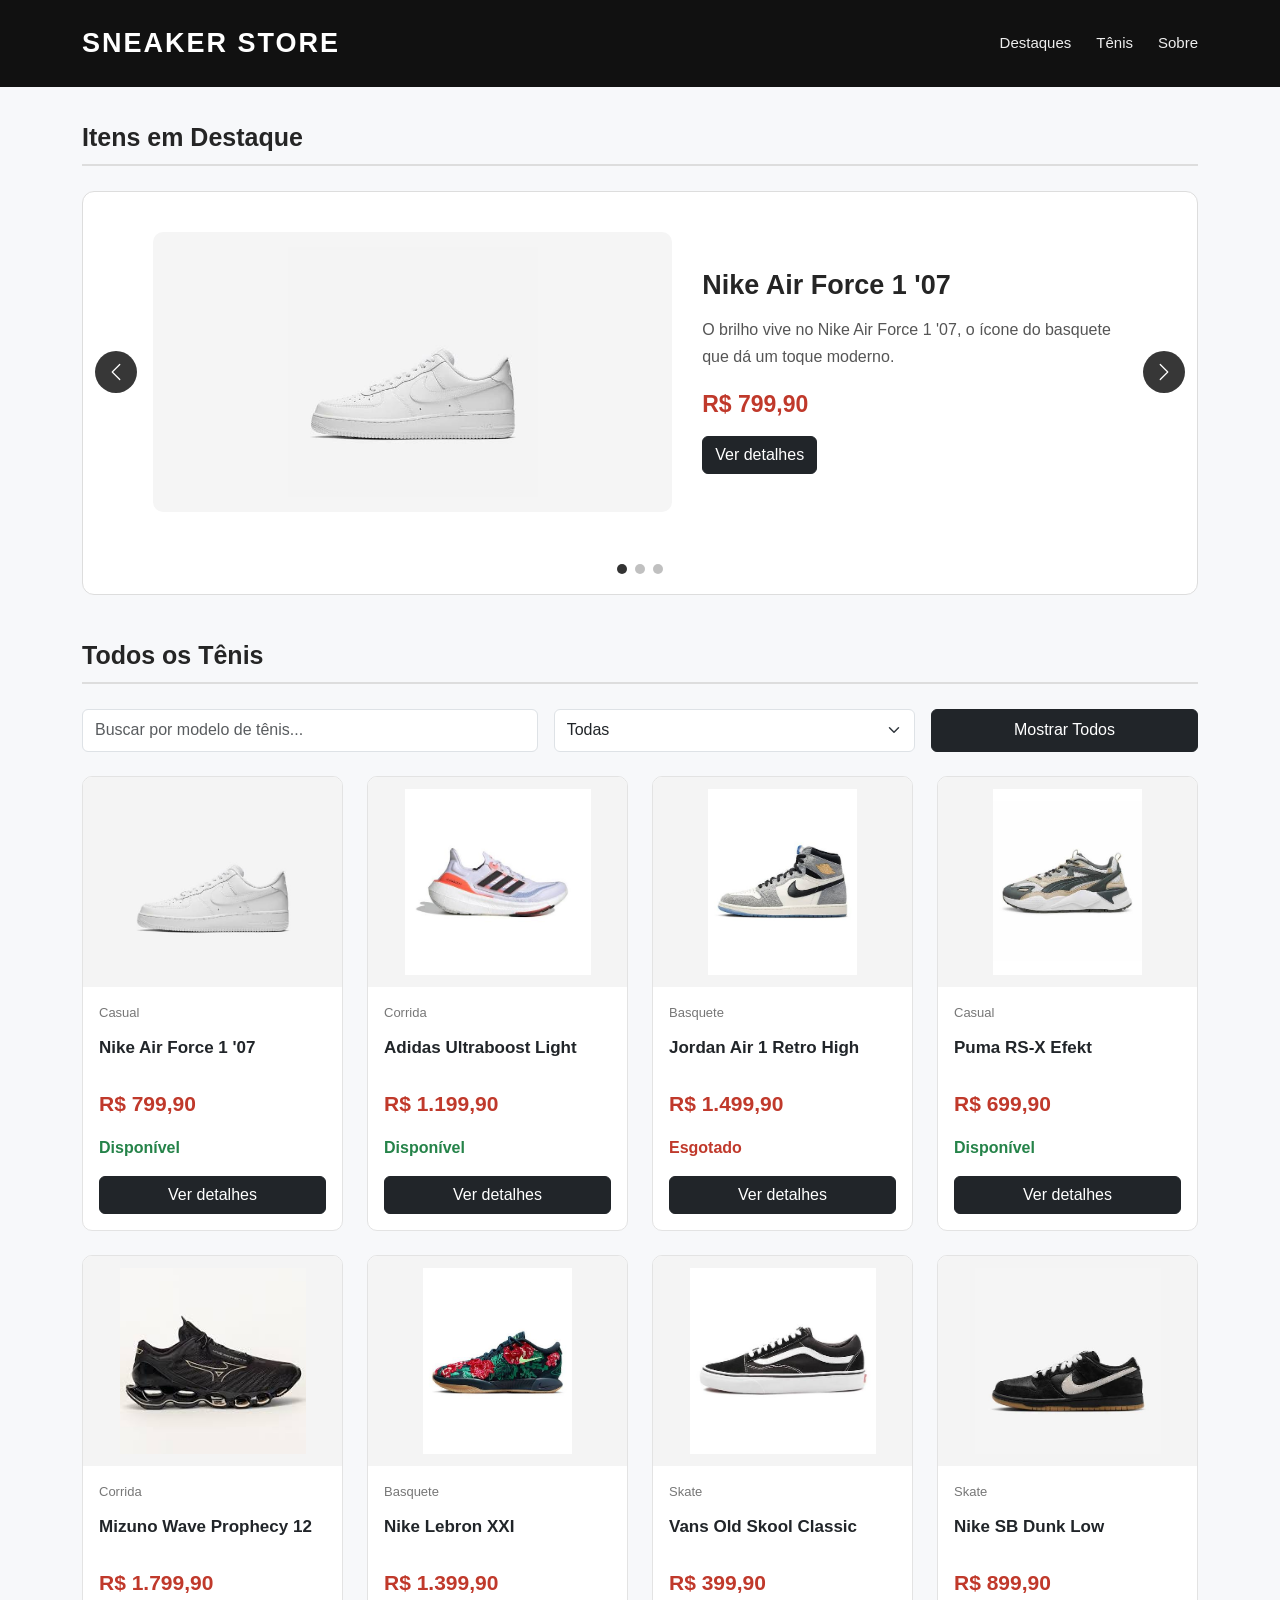
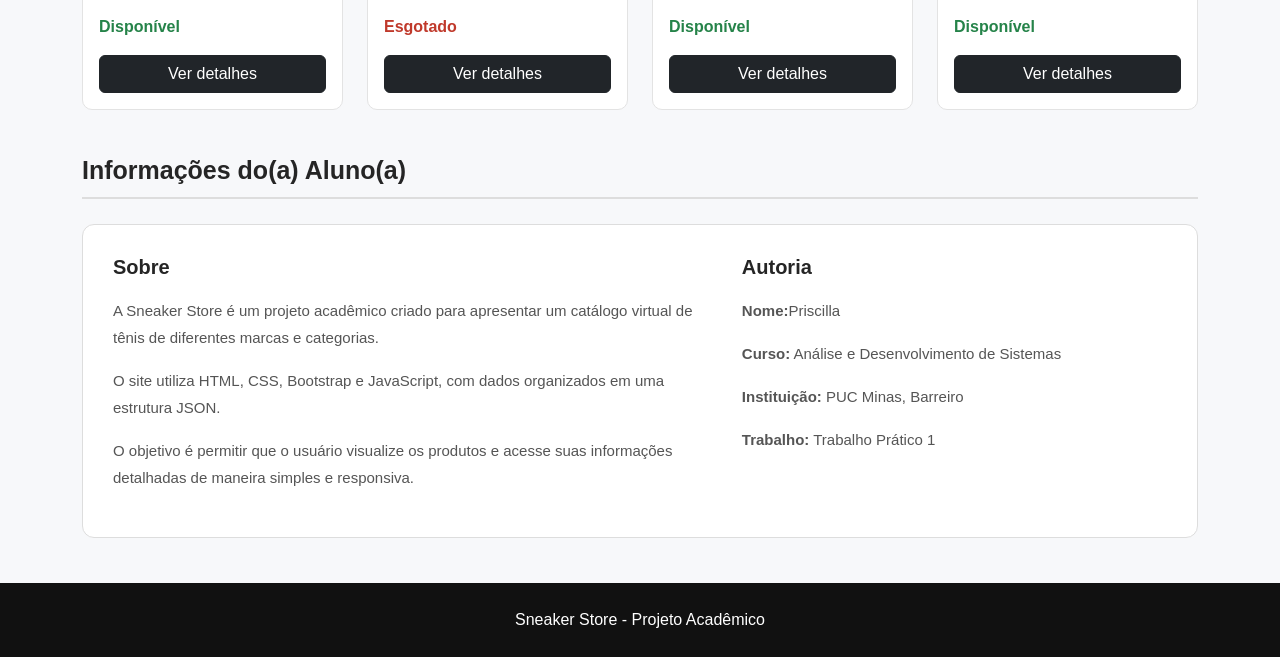
<file: index.html>
<!DOCTYPE html>
<html lang="pt-BR">

<head>
  <meta charset="UTF-8">
  <meta name="viewport"
        content="width=device-width, initial-scale=1.0">

  <title>Sneaker Store - Loja de Tênis</title>


  <link
    href="https://cdn.jsdelivr.net/npm/bootstrap@5.3.3/dist/css/bootstrap.min.css"
    rel="stylesheet">

 
  <link rel="stylesheet" href="style.css">
</head>

<body>

  
  <header class="topbar">
    <div class="container header-content">

      <a href="index.html" class="brand">
        SNEAKER STORE
      </a>

      <nav class="site-nav">
        <a href="#destaques">Destaques</a>
        <a href="#produtos">Tênis</a>
        <a href="#sobre">Sobre</a>
      </nav>

    </div>
  </header>

  <main class="container">

    <section id="destaques" class="section-space">

      <h2 class="section-heading">
        Itens em Destaque
      </h2>

      <div id="destaquesCarousel"
           class="carousel slide feature-carousel">

        <div id="listaDestaques"
             class="carousel-inner">
        </div>

   
        <button
          class="carousel-control-prev"
          type="button"
          data-bs-target="#destaquesCarousel"
          data-bs-slide="prev">

          <span class="carousel-control-prev-icon"></span>
          <span class="visually-hidden">Anterior</span>

        </button>

       
        <button
          class="carousel-control-next"
          type="button"
          data-bs-target="#destaquesCarousel"
          data-bs-slide="next">

          <span class="carousel-control-next-icon"></span>
          <span class="visually-hidden">Próximo</span>

        </button>

       
        <div id="indicadoresDestaques"
             class="carousel-indicators">
        </div>

      </div>

    </section>


    
    <section id="produtos" class="section-space">

      <h2 class="section-heading">
        Todos os Tênis
      </h2>

    
      <div class="row g-3 mb-4">

        <div class="col-12 col-md-5">
          <input
            type="text"
            id="search"
            class="form-control"
            placeholder="Buscar por modelo de tênis...">
        </div>

        <div class="col-12 col-md-4">
          <select id="category" class="form-select">
            <option value="Todas">Todas</option>
          </select>
        </div>

        <div class="col-12 col-md-3">
          <button
            id="btnRender"
            class="btn btn-dark w-100">
            Mostrar Todos
          </button>
        </div>

      </div>

      
      <div id="product-list" class="row g-4">
      </div>

    </section>


    <section id="sobre" class="section-space">

      <h2 class="section-heading">
        Informações do(a) Aluno(a)
      </h2>

      <div class="about-box">

        <div class="row g-4">

          <div class="col-12 col-md-7">
            <h3>Sobre</h3>

            <p>
              A Sneaker Store é um projeto acadêmico
              criado para apresentar um catálogo virtual
              de tênis de diferentes marcas e categorias.
            </p>

            <p>
              O site utiliza HTML, CSS, Bootstrap e
              JavaScript, com dados organizados em uma
              estrutura JSON.
            </p>

            <p>
              O objetivo é permitir que o usuário
              visualize os produtos e acesse suas
              informações detalhadas de maneira
              simples e responsiva.
            </p>
          </div>

          <div class="col-12 col-md-5">
            <h3>Autoria</h3>

            <p><strong>Nome:</strong>Priscilla</p>

            <p>
              <strong>Curso:</strong>
              Análise e Desenvolvimento de Sistemas
            </p>

            <p>
              <strong>Instituição:</strong>
              PUC Minas, Barreiro
            </p>

            <p>
              <strong>Trabalho:</strong>
              Trabalho Prático 1
            </p>
          </div>

        </div>

      </div>

    </section>

  </main>


 
  <footer class="footer">
    <div class="container">
      Sneaker Store - Projeto Acadêmico
    </div>
  </footer>


  
  <script
    src="https://cdn.jsdelivr.net/npm/bootstrap@5.3.3/dist/js/bootstrap.bundle.min.js">
  </script>


  <script src="script.js"></script>

</body>
</html>
</file>
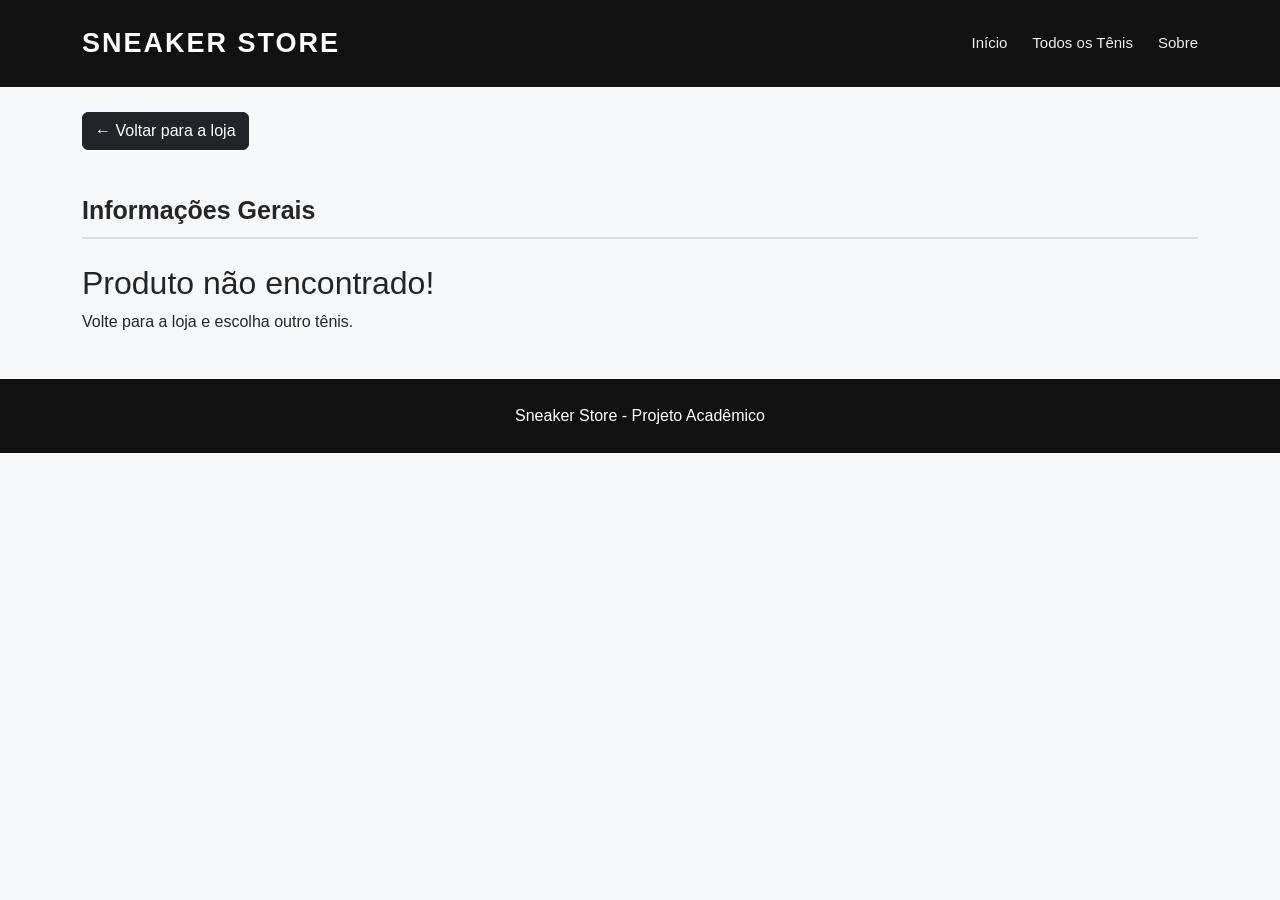
<file: detalhes.html>
<!DOCTYPE html>
<html lang="pt-BR">

<head>
  <meta charset="UTF-8">
  <meta name="viewport"
        content="width=device-width, initial-scale=1.0">

  <title>Detalhes do Produto - Sneaker Store</title>

  
  <link
    href="https://cdn.jsdelivr.net/npm/bootstrap@5.3.3/dist/css/bootstrap.min.css"
    rel="stylesheet">


  <link rel="stylesheet" href="style.css">
</head>

<body>

  
  <header class="topbar">
    <div class="container header-content">

      <a href="index.html" class="brand">
        SNEAKER STORE
      </a>

      <nav class="site-nav">
        <a href="index.html">Início</a>
        <a href="index.html#produtos">Todos os Tênis</a>
        <a href="index.html#sobre">Sobre</a>
      </nav>

    </div>
  </header>


  <main class="container">

    
    <a href="index.html"
       class="btn btn-dark back-link">
      ← Voltar para a loja
    </a>


   
    <section class="section-space">

      <h2 class="section-heading">
        Informações Gerais
      </h2>

      
      <div id="product-details">
        <p>Carregando produto...</p>
      </div>

    </section>


   
    <section id="product-photos"
             class="section-space">

      <div class="gallery-heading">

        <h2 class="section-heading">
          Fotos do Produto
        </h2>

       
        <div class="gallery-controls">

          <button id="galleryPrev"
                  type="button"
                  aria-label="Fotos anteriores">
            ←
          </button>

          <button id="galleryNext"
                  type="button"
                  aria-label="Próximas fotos">
            →
          </button>

        </div>
      </div>

     
      <div id="gallery-track"
           class="gallery-track">
      </div>

    </section>

  </main>



  <footer class="footer">
    <div class="container">
      Sneaker Store - Projeto Acadêmico
    </div>
  </footer>



  <script
    src="https://cdn.jsdelivr.net/npm/bootstrap@5.3.3/dist/js/bootstrap.bundle.min.js">
  </script>

  
  <script src="script.js"></script>

</body>
</html>
</file>
<file: style.css>
* {
  box-sizing: border-box;
}

body {
  margin: 0;
  padding: 0;
  font-family: 'Segoe UI', Arial, sans-serif;
  background-color: #f7f8fa;
  color: #252525;
}

a {
  text-decoration: none;
}

img {
  max-width: 100%;
}

.section-space {
  margin-top: 35px;
  margin-bottom: 45px;
}

.section-heading {
  font-size: 25px;
  font-weight: 700;
  border-bottom: 2px solid #ddd;
  padding-bottom: 12px;
  margin-bottom: 25px;
}


/* CABEÇALHO */

.topbar {
  background-color: #111;
  color: white;
  padding: 23px 0;
}

.header-content {
  display: flex;
  align-items: center;
  justify-content: space-between;
  gap: 20px;
}

.brand {
  color: white;
  font-weight: 800;
  font-size: 27px;
  letter-spacing: 2px;
}

.brand:hover {
  color: #ddd;
}

.site-nav {
  display: flex;
  gap: 25px;
  flex-wrap: wrap;
}

.site-nav a {
  color: #eee;
  font-size: 15px;
}

.site-nav a:hover {
  color: #aaa;
}



.feature-carousel {
  background-color: white;
  border: 1px solid #ddd;
  border-radius: 12px;
  overflow: hidden;
}

.featured-layout {
  display: grid;
  grid-template-columns: 1.1fr 0.9fr;
  align-items: center;
  gap: 30px;
  min-height: 360px;
  padding: 35px 70px;
}

.featured-media {
  display: flex;
  align-items: center;
  justify-content: center;
  background-color: #f5f5f5;
  border-radius: 10px;
}

.featured-image {
  width: 100%;
  height: 280px;
  object-fit: contain;
  padding: 15px;
}

.featured-info h3 {
  font-size: 27px;
  font-weight: 700;
  margin-bottom: 15px;
}

.featured-info p {
  font-size: 16px;
  line-height: 1.7;
  color: #555;
}

.featured-price {
  font-size: 23px;
  color: #c0392b;
  font-weight: bold;
  margin: 15px 0;
}


.feature-carousel .carousel-control-prev,
.feature-carousel .carousel-control-next {
  background-color: #222;
  width: 42px;
  height: 42px;
  top: 45%;
  bottom: auto;
  transform: translateY(-50%);
  border-radius: 50%;
  opacity: 0.9;
}

.feature-carousel .carousel-control-prev {
  left: 12px;
}

.feature-carousel .carousel-control-next {
  right: 12px;
}

.feature-carousel .carousel-control-prev-icon,
.feature-carousel .carousel-control-next-icon {
  width: 20px;
  height: 20px;
}


.feature-carousel .carousel-indicators {
  position: static;
  margin: 0;
  padding: 12px 0 20px;
  gap: 8px;
}

.feature-carousel .carousel-indicators button {
  background-color: #333;
  width: 10px;
  height: 10px;
  border: 0;
  border-radius: 50%;
  opacity: 0.3;
  margin: 0;
}

.feature-carousel .carousel-indicators button.active {
  opacity: 1;
}



#produtos .form-control,
#produtos .form-select {
  min-height: 43px;
}

#produtos #btnRender {
  min-height: 43px;
}


.sneaker-card {
  background-color: white;
  border: 1px solid #e3e3e3;
  border-radius: 10px;
  overflow: hidden;
  transition: transform 0.2s, box-shadow 0.2s;
}

.sneaker-card:hover {
  transform: translateY(-5px);
  box-shadow: 0 5px 18px rgba(0, 0, 0, 0.1);
}

.product-image {
  width: 100%;
  height: 210px;
  object-fit: contain;
  background-color: #f4f4f4;
  padding: 12px;
}

.sneaker-card .card-title {
  font-size: 17px;
  font-weight: bold;
  min-height: 42px;
}

.card-price {
  color: #c0392b;
  font-size: 21px;
  font-weight: bold;
}

.product-category {
  color: #777;
  font-size: 13px;
}

.stock-available {
  color: #258349;
  font-weight: 600;
}

.stock-unavailable {
  color: #c0392b;
  font-weight: 600;
}




.about-box {
  background-color: white;
  border: 1px solid #ddd;
  border-radius: 12px;
  padding: 30px;
}

.about-box h3 {
  font-size: 20px;
  font-weight: bold;
  margin-bottom: 18px;
}

.about-box p {
  font-size: 15px;
  line-height: 1.8;
  color: #555;
}




.footer {
  background-color: #111;
  color: white;
  text-align: center;
  padding: 25px;
  margin-top: 40px;
}




.back-link {
  display: inline-block;
  margin: 25px 0 10px;
}

.details-layout {
  display: grid;
  grid-template-columns: 1fr 1fr;
  align-items: center;
  gap: 35px;
  background-color: white;
  border: 1px solid #ddd;
  padding: 30px;
  border-radius: 12px;
}

.details-image-box {
  background-color: #f4f4f4;
  border-radius: 10px;
  padding: 20px;
}

.details-image {
  width: 100%;
  height: 370px;
  object-fit: contain;
}

.details-info h2 {
  font-size: 29px;
  font-weight: bold;
  margin-bottom: 15px;
}

.details-info p {
  font-size: 16px;
  line-height: 1.8;
}

.details-description {
  margin-top: 15px;
  color: #555;
}


.gallery-heading {
  display: flex;
  align-items: center;
  justify-content: space-between;
  gap: 15px;
  border-bottom: 2px solid #ddd;
  margin-bottom: 25px;
}

.gallery-heading .section-heading {
  border: none;
  margin-bottom: 0;
}

.gallery-controls {
  display: flex;
  gap: 8px;
}

.gallery-controls button {
  width: 38px;
  height: 38px;
  border: 1px solid #ccc;
  border-radius: 7px;
  background-color: white;
  cursor: pointer;
}

.gallery-controls button:hover:not(:disabled) {
  background-color: #eee;
}

.gallery-controls button:disabled {
  opacity: 0.35;
  cursor: not-allowed;
}

.gallery-track {
  display: flex;
  gap: 18px;
  overflow-x: auto;
  padding-bottom: 15px;
  scroll-snap-type: x mandatory;
}

.gallery-card {
  flex: 0 0 calc(25% - 14px);
  background-color: white;
  border: 1px solid #ddd;
  border-radius: 10px;
  overflow: hidden;
  scroll-snap-align: start;
}

.gallery-image {
  display: block;
  width: 100%;
  height: 190px;
  object-fit: contain;
  background-color: #f4f4f4;
  padding: 10px;
}

.gallery-title {
  padding: 15px;
  font-size: 15px;
  font-weight: bold;
  text-align: center;
}


@media (max-width: 991px) {

  .featured-layout {
    padding: 35px 60px;
    gap: 20px;
  }

  .featured-image {
    height: 240px;
  }

  .featured-info h3 {
    font-size: 23px;
  }

  .gallery-card {
    flex-basis: calc(33.333% - 12px);
  }
}



@media (max-width: 767px) {

  .header-content {
    flex-direction: column;
    text-align: center;
  }

  .brand {
    font-size: 24px;
  }

  .site-nav {
    justify-content: center;
    gap: 15px;
  }

  .section-heading {
    font-size: 21px;
  }

  .featured-layout {
    grid-template-columns: 1fr;
    text-align: center;
    padding: 25px 52px 15px;
    gap: 15px;
  }

  .featured-image {
    height: 190px;
  }

  .featured-info h3 {
    font-size: 20px;
  }

  .featured-info p {
    font-size: 14px;
    line-height: 1.5;
  }

  .featured-price {
    font-size: 20px;
  }

  .feature-carousel .carousel-control-prev,
  .feature-carousel .carousel-control-next {
    width: 32px;
    height: 32px;
    top: 115px;
  }

  .product-image {
    height: 230px;
  }

  .about-box {
    padding: 20px;
  }

  .details-layout {
    grid-template-columns: 1fr;
    padding: 20px;
    gap: 20px;
  }

  .details-image {
    height: 280px;
  }

  .details-info h2 {
    font-size: 24px;
  }

  .gallery-card {
    flex-basis: 75%;
  }

  .gallery-image {
    height: 220px;
  }
}
</file>
